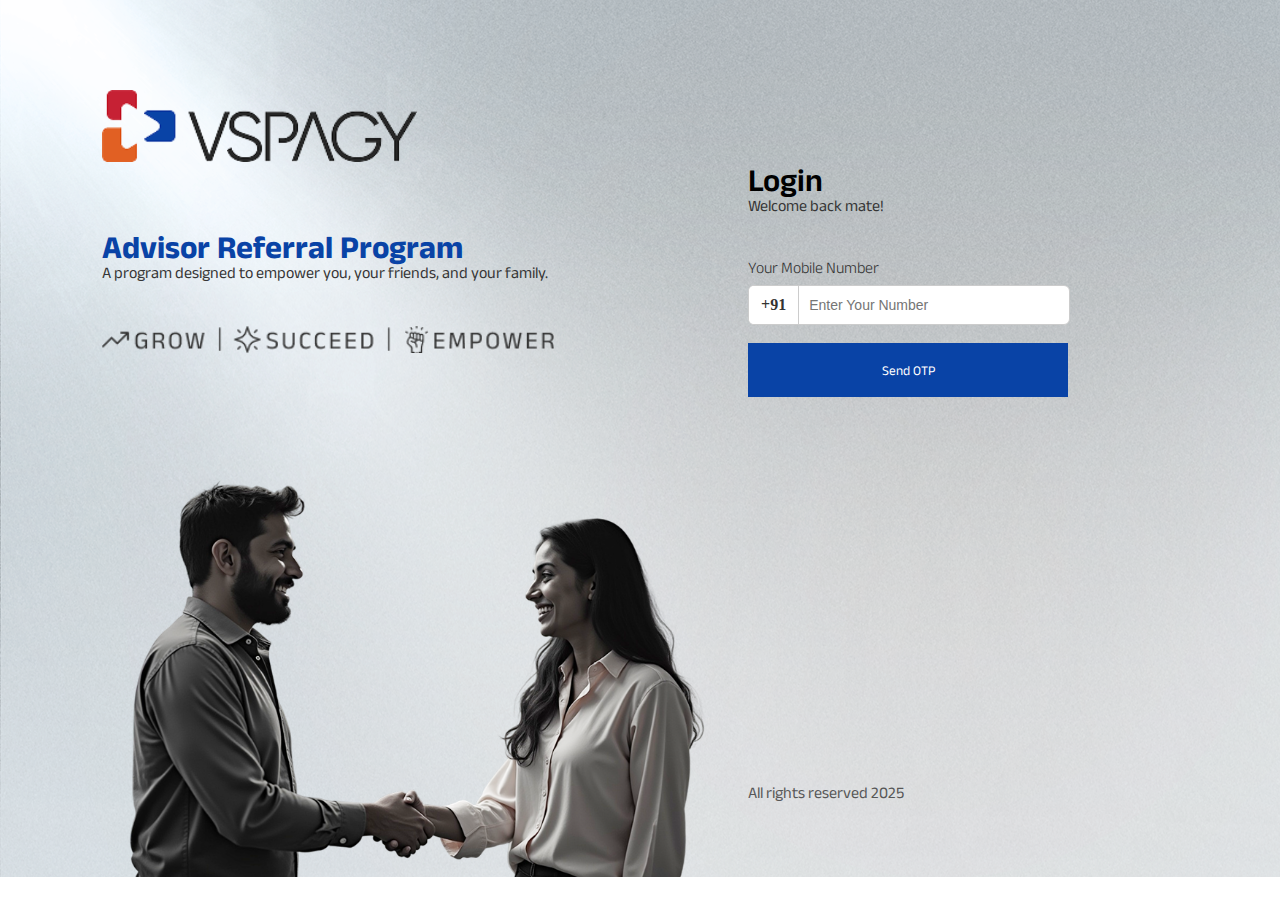
<file: index.html>
<!DOCTYPE html>
<html lang="en">
<head>
    <meta charset="UTF-8">
    <meta name="viewport" content="width=device-width, initial-scale=1.0">
    <title>Document</title>
    <link rel="stylesheet" href="Login.css">
<style>
@import url('https://fonts.googleapis.com/css2?family=Anek+Latin:wght@100..800&display=swap');
</style>
</head>
<body>


<!-- login enter number part -->
    <section class="login-screen">

<!-- left part -->
<div class="login-left">

<div>
    <img class="logo" src="./images//logo.png" aria-placeholder="logo" >
</div>

<div class="headline">
<strong>Advisor Referral Program</strong>
<p>A program designed to empower you, your friends, and your family.</p>
</div>

<div>
    <img class="brands" src="./images/brands.png" aria-placeholder="brands" >
</div>

<div>
    <img class="people" src="./images/people.png" aria-placeholder="people" >
</div>

</div>


<!-- right part -->
<div class="login-right">

<h3>Login</h3>
<p>Welcome back mate!</p>


<!-- input field -->
<h2>Your Mobile Number</h2>

<div class="phone-wrapper">
  <div class="country-code">+91</div>
 
    <div>
        <input
        id="number"
     type="number"

  inputmode="numeric"
  placeholder="Enter Your Number"
  />
    </div>
 
</div>

 <div class="error-message" id="errorMsg">⚠️ Number must be 10 digits</div>

<a href="OTPlogin.html">
    <button id="sendotp" class="sendotp">Send OTP</button>
</a>

<h4>All rights reserved 2025</h4>


</div>


    </section>
    
</body>


<script>
    const number = document.getElementById("number");
const errormsg = document.getElementById("errorMsg");
 

number.addEventListener("input",()=>{
    // to get value from user
number.value = number.value.slice(0,10);

const length = number.value.length;

if(length == 0 || length == 10){
    errormsg.style.display = "none";
    document.getElementById("sendotp").disabled = false;
}
else{
document.getElementById("sendotp").disabled = true;
errormsg.style.display = "block";
}
});




</script>
</html>
</file>
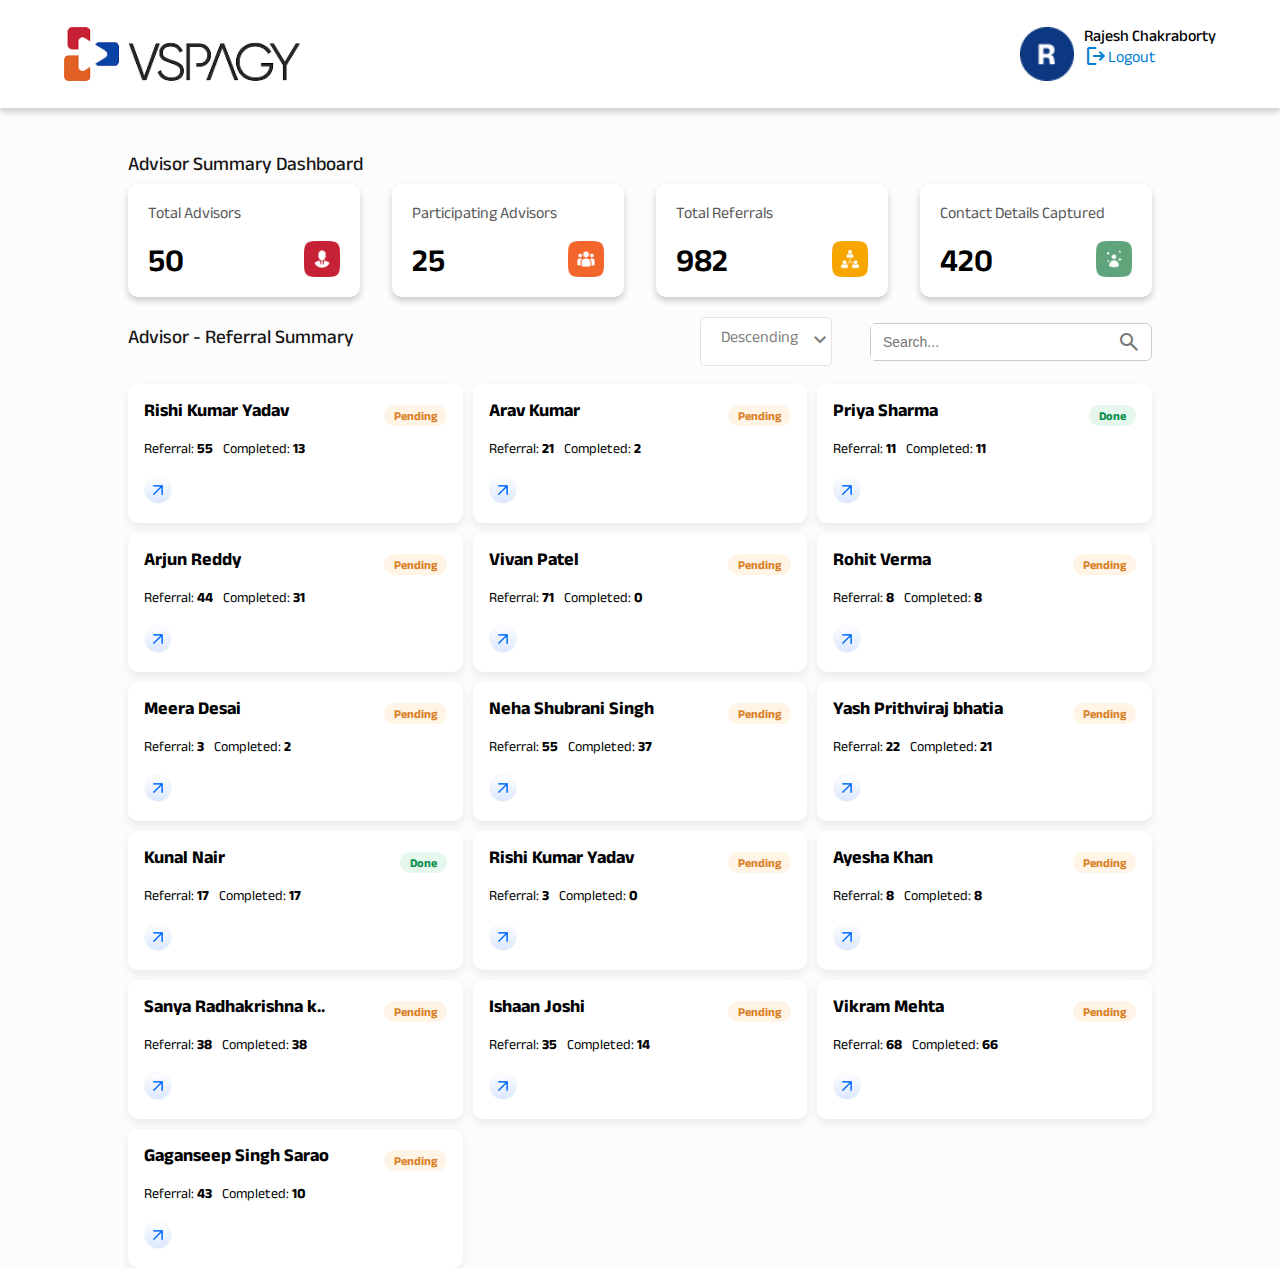
<file: Home.html>
<!DOCTYPE html>
<html lang="en">
<head>
    <meta charset="UTF-8">
    <meta name="viewport" content="width=device-width, initial-scale=1.0">
    <title>Document</title>
    <link rel="stylesheet" href="Home.css">
<link
  href="https://fonts.googleapis.com/css2?family=Material+Symbols+Outlined"
  rel="stylesheet"
/>

    <style>
@import url('https://fonts.googleapis.com/css2?family=Anek+Latin:wght@100..800&display=swap');
</style>
</head>
<body>

<section>

    <!-- navbar -->
<nav>
    <img src="./images/logo.png" alt="">

    <div class="profile">

<img src="./images//profile.png" alt="">

<div>
    <div class="profile-name">
Rajesh Chakraborty
</div>
<a href="Login.html">
    <div class="logout">
<span class="material-symbols-outlined">
logout
</span>
Logout
</div>
</a>
</div>


    </div>
</nav>


<!-- user details -->

<div class="user-details">

    <h1>Advisor Summary Dashboard</h1>

    <!-- boxes -->

    <div class="boxes">
<!-- box1 -->
        <div class="box1">

<p>Total Advisors</p>

<div class="box1-bottom">
    <div>50</div>
    <img src="./images//icon1.png" alt="">
</div>

        </div>

        <!-- box2 -->

   <div class="box1">

<p>Participating Advisors</p>

<div class="box1-bottom">
    <div>25</div>
    <img src="./images//icon2.png" alt="">
</div>

        </div>

        <!-- box3 -->
 <div class="box1">

<p>Total Referrals</p>

<div class="box1-bottom">
    <div>982</div>
    <img src="./images//icon3.png" alt="">
</div>

        </div>


        <!-- box4 -->

         <div class="box1">

<p>Contact Details Captured</p>

<div class="box1-bottom">
    <div>420</div>
    <img src="./images//icon4.png" alt="">
</div>

        </div>

    </div>

     <!-- user list -->

        <div class="users-list">

            <h1>Advisor - Referral  Summary</h1>

        <div class="lists">
               <div class="desc">Descending 
       <span class="material-symbols-outlined">
keyboard_arrow_down
</span>
</div>

<div class="search-wrapper">
  <input id="search" type="text" placeholder="Search..." />
 <span class="material-symbols-outlined search-icon">
search
</span>
</div>
        </div>



        </div>

<!-- product -->

 <div class="cards" id="userCards"></div>



 <!-- product end -->
</div>

</section>
    
</body>


<script>
 let usersData = [];

fetch("./User.json")
  .then(res => res.json())
  .then(data => {
    usersData = data.users;
    renderCards(usersData);
  });

const container = document.getElementById("userCards");
const searchInput = document.getElementById("search");

function renderCards(users) {
  container.innerHTML = "";

  users.forEach(user => {
    const card = document.createElement("div");
    card.className = "card";
    card.style.cursor = "pointer";

    card.innerHTML = `
     <div class="user-name">
       <h3>${user.name}</h3>
       <span class="status ${user.status === "Done" ? "done" : "pending"}">
        ${user.status}
      </span>
      </div>
      <div class="stats">
        <span>Referral: <strong>${user.Referral}</strong></span>
        <span>Completed: <strong>${user.Completed}</strong></span>
      </div>

      <img src="./images/arow.png" alt="arrow"/>
     
    `;

    card.onclick = () => {
      window.location.href = `details.html?id=${user.id}`;
    };

    container.appendChild(card);
  });
}

// 🔍 SEARCH FILTER
searchInput.addEventListener("input", () => {
  const value = searchInput.value.toLowerCase();

  const filtered = usersData.filter(user =>
    user.name.toLowerCase().includes(value)
  );

  renderCards(filtered);
});






</script>
</html>
</file>
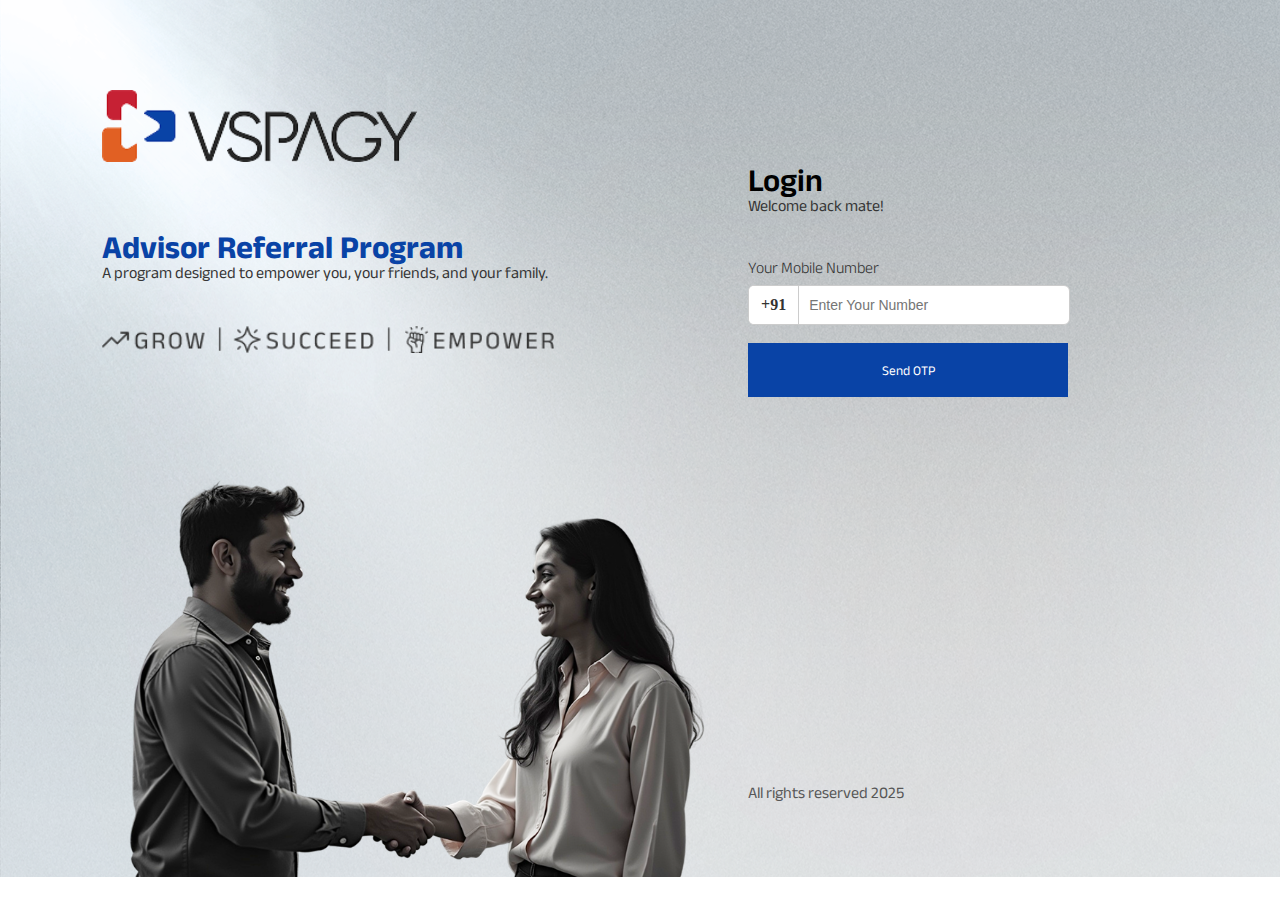
<file: Login.html>
<!DOCTYPE html>
<html lang="en">
<head>
    <meta charset="UTF-8">
    <meta name="viewport" content="width=device-width, initial-scale=1.0">
    <title>Document</title>
    <link rel="stylesheet" href="Login.css">
<style>
@import url('https://fonts.googleapis.com/css2?family=Anek+Latin:wght@100..800&display=swap');
</style>
</head>
<body>


<!-- login enter number part -->
    <section class="login-screen">

<!-- left part -->
<div class="login-left">

<div>
    <img class="logo" src="./images//logo.png" aria-placeholder="logo" >
</div>

<div class="headline">
<strong>Advisor Referral Program</strong>
<p>A program designed to empower you, your friends, and your family.</p>
</div>

<div>
    <img class="brands" src="./images/brands.png" aria-placeholder="brands" >
</div>

<div>
    <img class="people" src="./images/people.png" aria-placeholder="people" >
</div>

</div>


<!-- right part -->
<div class="login-right">

<h3>Login</h3>
<p>Welcome back mate!</p>


<!-- input field -->
<h2>Your Mobile Number</h2>

<div class="phone-wrapper">
  <div class="country-code">+91</div>
 
    <div>
        <input
        id="number"
     type="number"

  inputmode="numeric"
  placeholder="Enter Your Number"
  />
    </div>
 
</div>

 <div class="error-message" id="errorMsg">⚠️ Number must be 10 digits</div>

<a href="OTPlogin.html">
    <button class="sendotp">Send OTP</button>
</a>

<h4>All rights reserved 2025</h4>


</div>


    </section>
    
</body>


<script>
    const number = document.getElementById("number");
const errormsg = document.getElementById("errorMsg");
 

number.addEventListener("input",()=>{
    // to get value from user
number.value = number.value.slice(0,10);

const length = number.value.length;

if(length == 0 || length == 10){
    errormsg.style.display = "none";
    document.querySelector(".sendotp").disabled = false;
}
else{
document.querySelector(".sendotp").disabled = true;
errormsg.style.display = "block";
}
});




</script>
</html>
</file>
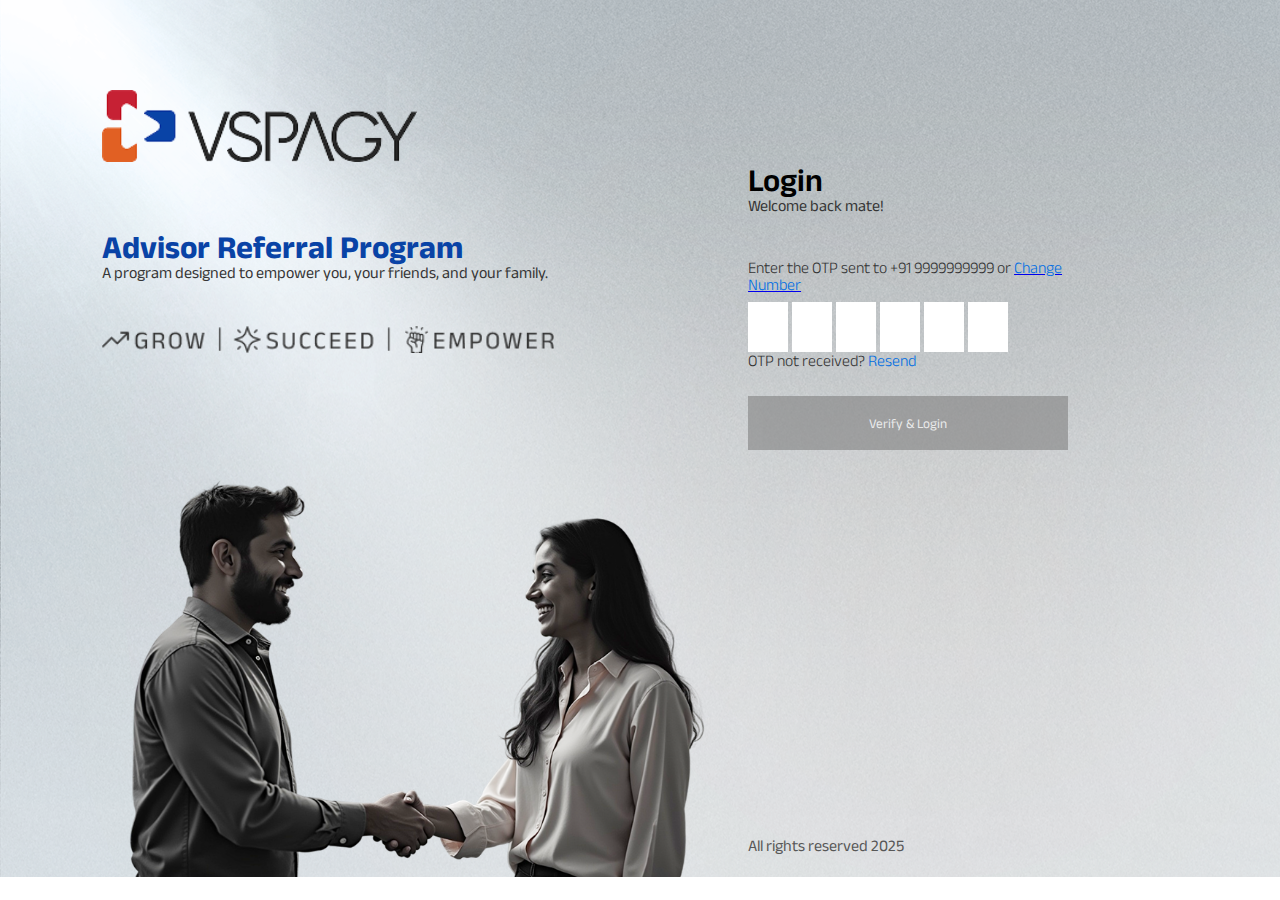
<file: OTPlogin.html>
<!DOCTYPE html>
<html lang="en">
<head>
    <meta charset="UTF-8">
    <meta name="viewport" content="width=device-width, initial-scale=1.0">
    <title>Document</title>
    <link rel="stylesheet" href="Login.css">
<style>
@import url('https://fonts.googleapis.com/css2?family=Anek+Latin:wght@100..800&display=swap');
</style>
</head>
<body>


<!-- login enter number part -->
    <section class="login-screen">

<!-- left part -->
<div class="login-left">

<div>
    <img class="logo" src="./images//logo.png" aria-placeholder="logo" >
</div>

<div class="headline">
<strong>Advisor Referral Program</strong>
<p>A program designed to empower you, your friends, and your family.</p>
</div>

<div>
    <img class="brands" src="./images/brands.png" aria-placeholder="brands" >
</div>

<div>
    <img class="people" src="./images/people.png" aria-placeholder="people" >
</div>

</div>


<!-- right part -->
<div class="login-right">

<h3>Login</h3>
<p>Welcome back mate!</p>


<!-- input field -->
<h2>Enter the OTP sent to +91 9999999999 or
    <a href="index.html">
         <span>Change Number</span>
    </a>
</h2>

<div class="d-flex justify-content-center gap-2 otp-wrapper">
  <input type="text" class="form-control text-center otp-input" maxlength="1">
  <input type="text" class="form-control text-center otp-input" maxlength="1">
  <input type="text" class="form-control text-center otp-input" maxlength="1">
  <input type="text" class="form-control text-center otp-input" maxlength="1">
   <input type="text" class="form-control text-center otp-input" maxlength="1">
    <input type="text" class="form-control text-center otp-input" maxlength="1">
</div>



<h2>OTP not received?  <span>Resend</span></h2>

<a href="Home.html">
    <button class="sendotp" disabled>Verify & Login</button>
</a>


<h4>All rights reserved 2025</h4>


</div>


    </section>
    
</body>


<script>
  
const inputs = document.querySelectorAll(".otp-input");
const verifyBtn = document.querySelector(".sendotp");

verifyBtn.disabled = true;

function checkOTP() {
  let allFilled = true;

  inputs.forEach(input => {
    if (input.value === "") {
      allFilled = false;
    }
  });

  verifyBtn.disabled = !allFilled;
}


inputs.forEach((input, index) => {
  input.addEventListener("input", () => {
    input.value = input.value.slice(0,10); // digits only

    if (input.value && index < inputs.length - 1) {
      inputs[index + 1].focus();
    }

    checkOTP();
  });

  input.addEventListener("keydown", (e) => {
    if (e.key === "Backspace" && !input.value && index > 0) {
      inputs[index - 1].focus();
    }
  });
});

// navigate only when valid
verifyBtn.addEventListener("click", () => {
  if (!verifyBtn.disabled) {
    window.location.href = "Home.html";
  }
});
</script>



</html>
</file>
<file: Login.css>
*{
    margin: 0;
    padding: 0;
}



.login-screen{
    display: flex;
   justify-content: space-between;
     background-image: url(./images/bgscreen.png);
  
}
.login-left{
    /* padding-left:  8vw;
    padding-top: 12vh;
    padding-bottom: 0;
    */
}
.logo{
    padding-left: 8vw;
padding-top: 10vh;
    height: 8vh;
    margin-bottom: 7vh;
}
.brands{
    padding-left: 8vw;
    height: 3vh;
}
.people{
    display: block;
    padding-left: 8vw;
    height:57.8vh;
    margin-bottom: 0;
}
.headline{
    padding-left: 8vw;
    margin-bottom: 5vh;
}
.headline strong{
color: #0943A6;
font-size: 2rem;
font-weight:bolder;
font-family: "Anek Latin", sans-serif;
}
.headline p{
    color:#353535;
    font-size: 1rem;
font-family: "Anek Latin", sans-serif;
}

/* right */

.login-right{
   padding-top: 18vh;
   padding-right: 20vw;
}

.login-right h3{
    font-size: 2rem;
    font-weight: 600;
    font-family: "Anek Latin", sans-serif;
}
.login-right p{
    color: #353535;
    font-family: "Anek Latin", sans-serif;
    margin-bottom: 5vh;
}
.login-right h2{
    color: #353535;
    font-size: 1rem;
    font-family: "Anek Latin", sans-serif;
    font-weight: 300;
    margin-bottom: 1vh;
}
.login-right h2 span{
    color: #006EE3;
       font-size: 1rem;
    font-family: "Anek Latin", sans-serif;
    font-weight: 300;
    margin-bottom: 1vh;
}
.phone-wrapper {
  display: flex;
  align-items: center;
  width: 25vw;
  border: 1px solid #ccc;
  border-radius: 6px;
  overflow: hidden;
  background: #fff;
}

.country-code {
  padding: 10px 12px;
  background: #fff;
  border-right: 1px solid #ccc;
  font-weight: 600;
  color: #333;
}

.phone-wrapper input{
  flex: 1;
  border: none;
  outline: none;
  padding: 10px;
  font-size: 14px;
}
.phone-wrapper input::before{
    border: 1px solid red;
    border-radius: 10px;
}
.sendotp{
    margin-top: 2vh;
    border: none;
    width: 25vw;
    height: 6vh;
    background-color: #0943A6;
    color: white;
        font-family: "Anek Latin", sans-serif;
}
.sendotp:disabled {
    background-color: gray;
    opacity: 0.6;
    cursor: not-allowed;
    pointer-events: none; 
}
.error-message{
      color: #e74c3c;
            font-size: 14px;
            margin-top: 8px;
            display: none;
}
.login-right h4{
    margin-top: 43vh;
    color: #575757;
     font-family: "Anek Latin", sans-serif;
     font-weight: 400;
}
.otp-input {
  width: 40px;
  height: 50px;
  font-size: 20px;
  text-align: center;
  border: none;
}
</file>
<file: Home.css>
*{
    margin: 0;
    padding: 0;
}
body{
    background-color: #FCFCFC;
    font-family: "Anek Latin", sans-serif;
}

nav{
    display: flex;
    align-items: center;
    justify-content: space-between;
    background-color: white;
    padding: 3vh 5vw;
    box-shadow: 0px 4px 6px #cccccc;
}
nav img{
    height: 6vh;
}
.profile{
    display: flex;
    gap: 10px;
}
.profile div a{
    text-decoration: none;
}
.profile-name{
    font-weight: 500;
}
.logout{

    color: #007ED3;
    display: flex;
    align-items: center;
}

.user-details{
    padding-top: 5vh;
    padding-left: 10vw;
    padding-right: 10vw;
}
.user-details h1{
    margin-bottom: 10px;
    color: #151515;
    font-size: 1.2rem;
    font-weight: 500;
}
.boxes{
    display: flex;
    align-items: center;
    justify-content: space-between;
    margin-bottom: 20px;
}
.box1{
     box-shadow: 0px 4px 6px #cccccc;
    border-radius: 10px;
    background-color: white;
    padding: 20px;
    width: 15vw;
}
.box1 p{
    color: #585858;
    margin-bottom: 20px;
}
.box1-bottom{
    display: flex;
    align-items: center;
    justify-content: space-between;
}
.box1-bottom div{
    font-size: 2rem;
    font-weight: 600;
}
.box1-bottom img{
    height: 4vh;
}
.users-list{
    display: flex;
    align-items: center;
    justify-content: space-between;
}
.desc{
    display: flex;
    background-color: white;
    border: 1px solid #e4e4e4;
    padding: 10px 20px;
    color: gray;
    border-radius: 5px;
    width: 7vw;
    gap: 10px;
    text-align: center;
    height: 3vh;
}
.lists{
    display: flex;
    align-items: center;
    gap: 3vw;
}
.search-wrapper {
  display: flex;
  align-items: center;
  width: 280px;
  border: 1px solid #ccc;
  border-radius: 6px;
  background: #fff;
}

.search-wrapper input {
  flex: 1;
  border: none;
  outline: none;
  padding: 10px 8px 10px 12px;
  font-size: 14px;
}

.search-icon {
  padding: 0 10px;
  color: #777;
  cursor: pointer;
}
.user-name{
    display: flex;
    align-items: center;
    justify-content: space-between;
}

    .cards {
        margin-top: 2vh;
      display: grid;
      grid-template-columns: repeat(auto-fill, minmax(260px, 1fr));
      gap: 10px;
    }

    .card {
      background: #fff;
      padding: 16px;
      border-radius: 10px;
      box-shadow: 0 4px 10px rgba(0,0,0,0.08);
    }

    .card h3 {
      margin: 0 0 10px;
      font-size: 18px;
    }

    .stats {
      display: flex;
      gap: 10px;
    margin-top: 10px;
    margin-bottom: 20px;
      font-size: 14px;
    }

    .status {
      display: inline-block;
      padding: 4px 10px;
      border-radius: 20px;
      font-size: 12px;
      font-weight: bold;
    }

    .done {
      background: #e6f7ee;
      color: #0a8f4d;
    }

    .pending {
      background: #fff4e5;
      color: #d9822b;
    }
    .card-top{
        display: flex;
        align-items: center;
        justify-content: space-between;
    }
.arrow{
    cursor: pointer;
}
</file>
